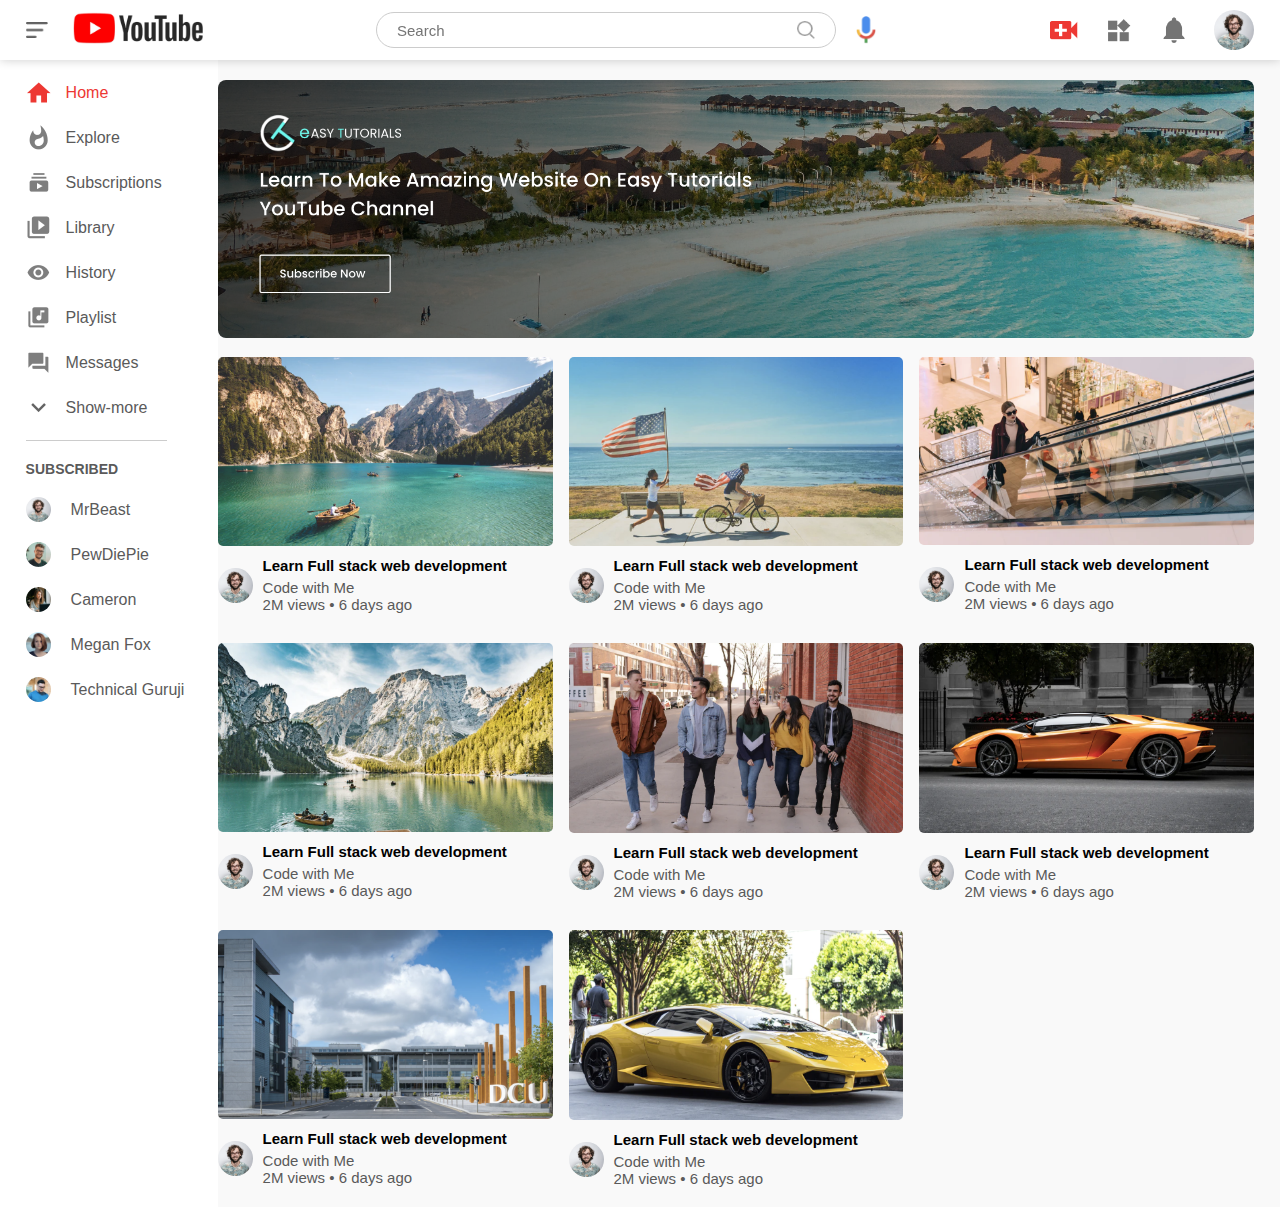
<file: index.html>
<!DOCTYPE html>
<html lang="en">
<head>
    <meta charset="UTF-8">
    <meta name="viewport" content="width=device-width, initial-scale=1.0">
    <title>Youtube India</title>
    <link rel="stylesheet" href="style.css">
</head>
<body>

    <nav class="flex-div">
        <div class="nav-left flex-div">
            <img src="images/menu.png" class="menu-icon">
            <a href="index.html">
                <img src="images/logo.png" class="logo">
            </a>
        </div>
        <div class="nav-middle flex-div">
            <div class="search-box flex-div">
                <input type="text" placeholder="Search">
                <img src="images/search.png" alt="Search">
            </div>
            <img src="images/voice-search.png" alt="Mic" class="mic-icon">
        </div>
        <div class="nav-right flex-div">
            <img src="images/upload.png">
            <img src="images/more.png">
            <img src="images/notification.png">
            <img src="images/Jack.png" class="user-icon">
            
        </div>
    </nav>
    <!-- sidebar -->
     <div class="sidebar">
        <div class="shortcut-links">
            <a href=""><img src="images/home.png"><p>Home</p></a>
            <a href=""><img src="images/explore.png"><p>Explore</p></a>
            <a href=""><img src="images/subscriprion.png"><p>Subscriptions</p></a>
            <a href=""><img src="images/library.png"><p>Library</p></a>
            <a href=""><img src="images/history.png"><p>History</p></a>
            <a href=""><img src="images/playlist.png"><p>Playlist</p></a>
            <a href=""><img src="images/messages.png"><p>Messages</p></a>
            <a href=""><img src="images/show-more.png"><p>Show-more</p></a>
            <hr>
        </div>
        <div class="sub-list">
            <h3>SUBSCRIBED</h3>
            <a href=""><img src="images/Jack.png"><p>MrBeast</p></a>
            <a href=""><img src="images/simon.png"><p>PewDiePie</p></a>
            <a href=""><img src="images/cameron.png"><p>Cameron</p></a>
            <a href=""><img src="images/megan.png"><p>Megan Fox</p></a>
            <a href=""><img src="images/tom.png"><p>Technical Guruji</p></a>
        </div>
     </div>

     <!-- main page -->
      <div class="container">
        <div class="banner">
            <img src="images/banner.png" >
        </div>
        <div class="list-container">
            <div class="vid-list">
                <a href="video.html">
                <img src="images/thumbnail1.png" class="thumbnail">
                </a>
                <div class="flex-div">
                    <img src="images/Jack.png">
                    <div class="vid-info">
                        <a href="video.html">Learn Full stack web development</a>
                        <p>Code with Me</p>
                        <p>2M views &bull; 6 days ago</p>
                    </div>
                </div>
            </div>
            <div class="vid-list">
                <a href="video.html">
                <img src="images/thumbnail2.png" class="thumbnail">
                </a>
                <div class="flex-div">
                    <img src="images/Jack.png">
                    <div class="vid-info">
                        <a href="video.html">Learn Full stack web development</a>
                        <p>Code with Me</p>
                        <p>2M views &bull; 6 days ago</p>
                    </div>
                </div>
            </div>
            <div class="vid-list">
                <a href="video.html">
                <img src="images/thumbnail3.png" class="thumbnail">
                </a>
                <div class="flex-div">
                    <img src="images/Jack.png">
                    <div class="vid-info">
                        <a href="video.html">Learn Full stack web development</a>
                        <p>Code with Me</p>
                        <p>2M views &bull; 6 days ago</p>
                    </div>
                </div>
            </div>
            <div class="vid-list">
                <a href="video.html">
                <img src="images/thumbnail4.png" class="thumbnail">
                </a>
                <div class="flex-div">
                    <img src="images/Jack.png">
                    <div class="vid-info">
                        <a href="video.html">Learn Full stack web development</a>
                        <p>Code with Me</p>
                        <p>2M views &bull; 6 days ago</p>
                    </div>
                </div>
            </div>
            <div class="vid-list">
                <a href="video.html">
                <img src="images/thumbnail5.png" class="thumbnail">
                </a>
                <div class="flex-div">
                    <img src="images/Jack.png">
                    <div class="vid-info">
                        <a href="video.html">Learn Full stack web development</a>
                        <p>Code with Me</p>
                        <p>2M views &bull; 6 days ago</p>
                    </div>
                </div>
            </div>
            <div class="vid-list">
                <a href="video.html">
                <img src="images/thumbnail6.png" class="thumbnail">
                </a>
                <div class="flex-div">
                    <img src="images/Jack.png">
                    <div class="vid-info">
                        <a href="video.html">Learn Full stack web development</a>
                        <p>Code with Me</p>
                        <p>2M views &bull; 6 days ago</p>
                    </div>
                </div>
            </div>
            <div class="vid-list">
                <a href="video.html">
                <img src="images/thumbnail7.png" class="thumbnail">
                </a>
                <div class="flex-div">
                    <img src="images/Jack.png">
                    <div class="vid-info">
                        <a href="video.html">Learn Full stack web development</a>
                        <p>Code with Me</p>
                        <p>2M views &bull; 6 days ago</p>
                    </div>
                </div>
            </div>
            <div class="vid-list">
                <a href="video.html">
                <img src="images/thumbnail8.png" class="thumbnail">
                </a>
                <div class="flex-div">
                    <img src="images/Jack.png">
                    <div class="vid-info">
                        <a href="video.html">Learn Full stack web development</a>
                        <p>Code with Me</p>
                        <p>2M views &bull; 6 days ago</p>
                    </div>
                </div>
            </div>
        </div>

      </div>

     <script src="script.js"></script>
</body>
</html>
</file>
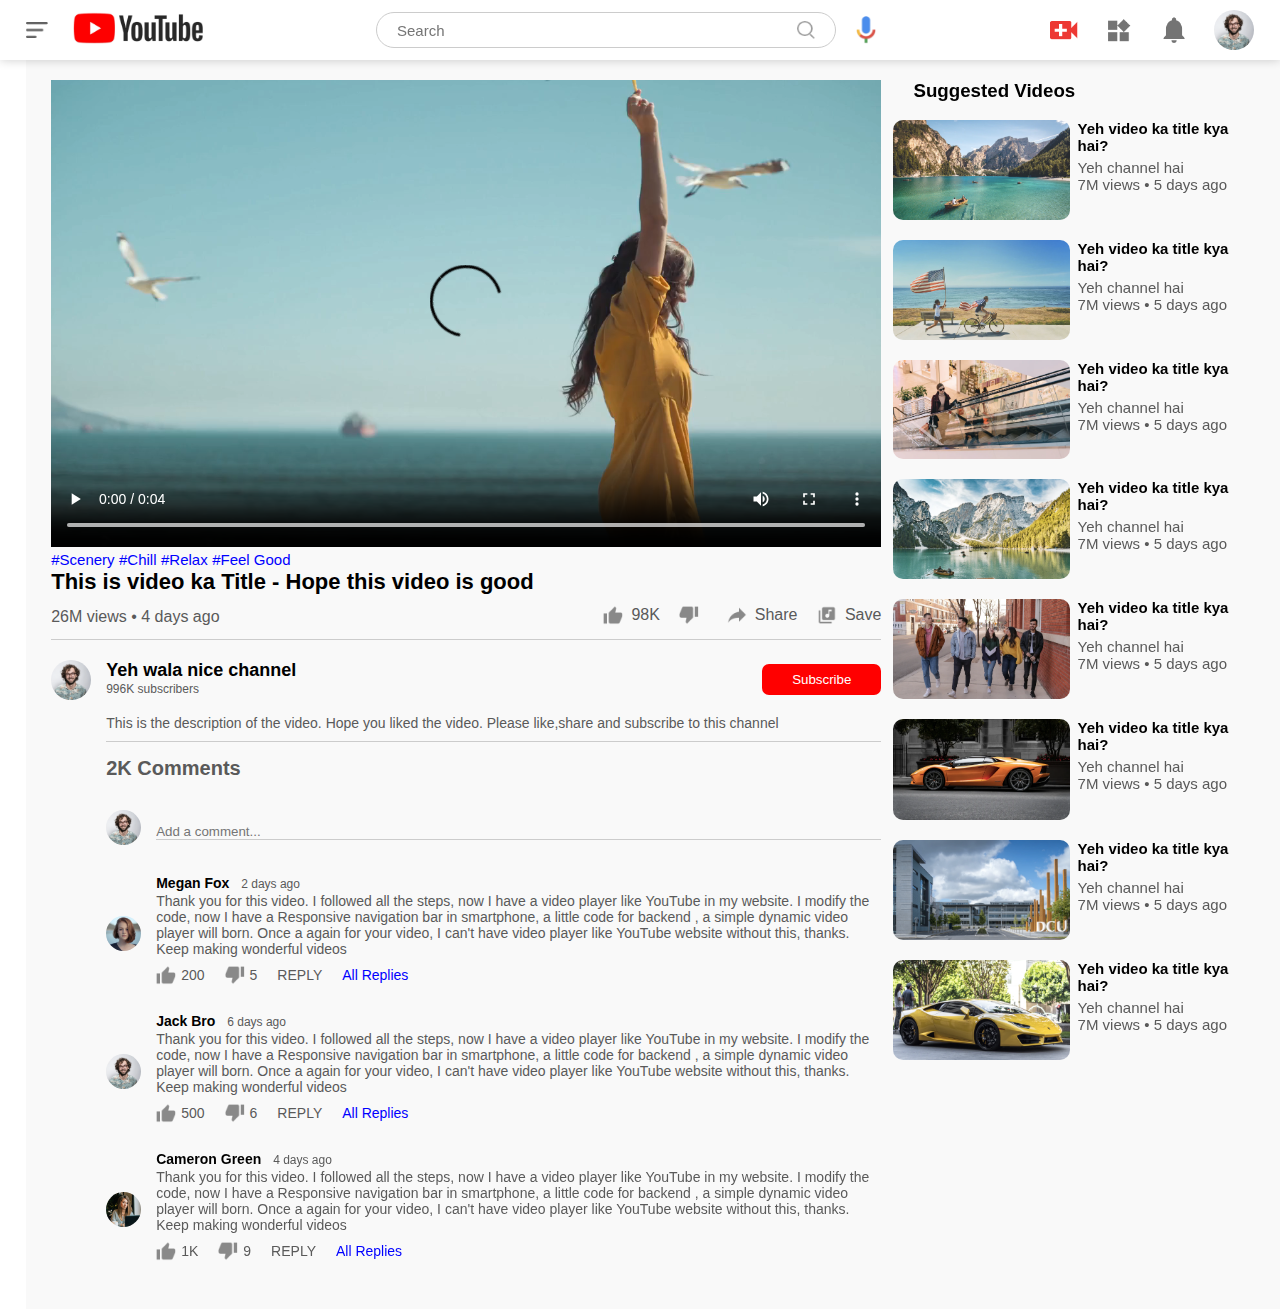
<file: video.html>
<!DOCTYPE html>
<html lang="en">
<head>
    <meta charset="UTF-8">
    <meta name="viewport" content="width=device-width, initial-scale=1.0">
    <title>Playing Youtube Video</title>
    <link rel="stylesheet" href="style.css">
</head>
<body>
    <nav class="flex-div">
        <div class="nav-left flex-div">
            <img src="images/menu.png" class="menu-icon">
            <a href="index.html">
                <img src="images/logo.png" class="logo">
            </a>
        </div>
        <div class="nav-middle flex-div">
            <div class="search-box flex-div">
                <input type="text" placeholder="Search">
                <img src="images/search.png" alt="Search">
            </div>
            <img src="images/voice-search.png" alt="Mic" class="mic-icon">
        </div>
        <div class="nav-right flex-div">
            <img src="images/upload.png">
            <img src="images/more.png">
            <img src="images/notification.png">
            <img src="images/Jack.png" class="user-icon">
            
        </div>
    </nav>

    <div class="container play">
        <div class="row">
            <div class="play-vid">
                <video controls autoplay>
                    <source src="images/video.mp4" type="video/mp4">
                </video>
                <div class="tags">
                    <a href="">#Scenery</a>
                    <a href="">#Chill</a>
                    <a href="">#Relax</a>
                    <a href="">#Feel Good</a>
                </div>
                <h3>This is video ka Title - Hope this video is good</h3>
                <div class="play-vid-info">
                    <p>26M views &bull; 4 days ago</p>
                    <div>
                        <a href=""><img src="images/like.png">98K</a>
                        <a href=""><img src="images/dislike.png"></a>
                        <a href=""><img src="images/share.png">Share</a>
                        <a href=""><img src="images/save.png">Save</a>
                    </div>
                </div>
                <hr>

                <div class="publisher">
                    <img src="images/Jack.png">
                    <div>
                        <p>Yeh wala nice channel</p>
                        <span>996K subscribers</span>
                    </div>
                    <button type="button">Subscribe</button>
                </div>
                <div class="vid-des">
                    <p>This is the description of the video. Hope you liked the video. Please like,share and subscribe to this channel</p>
                    <hr>
                    <h4>2K Comments</h4>

                    <div class="add-comment">
                        <img src="images/Jack.png">
                        <input type="text" placeholder="Add a comment...">

                    </div>
                    <div class="old-comment">
                        <img src="images/megan.png" alt="">
                        <div>
                            <h3>Megan Fox <span>2 days ago</span></h3>
                            <p>Thank you for this video. I followed all the steps, now I have a video player like YouTube
                                 in my website. I  modify the code, now I have a Responsive navigation bar in smartphone, 
                                 a little code  for backend , a simple dynamic video player will born. Once a again for your video,
                                 I can't have video player like YouTube website without this, thanks. Keep making wonderful videos</p>
                                 <div class="cmt-action">
                                    <img src="images/like.png" alt="">
                                    <span>200</span>
                                    <img src="images/dislike.png" alt="">
                                    <span>5</span>
                                    <span>REPLY</span>
                                    <a href="">All Replies</a>
                                 </div>
                        </div>
                    </div>
                    <div class="old-comment">
                        <img src="images/Jack.png" alt="">
                        <div>
                            <h3>Jack Bro <span>6 days ago</span></h3>
                            <p>Thank you for this video. I followed all the steps, now I have a video player like YouTube
                                 in my website. I  modify the code, now I have a Responsive navigation bar in smartphone, 
                                 a little code  for backend , a simple dynamic video player will born. Once a again for your video,
                                 I can't have video player like YouTube website without this, thanks. Keep making wonderful videos</p>
                                 <div class="cmt-action">
                                    <img src="images/like.png" alt="">
                                    <span>500</span>
                                    <img src="images/dislike.png" alt="">
                                    <span>6</span>
                                    <span>REPLY</span>
                                    <a href="">All Replies</a>
                                 </div>
                        </div>
                    </div>
                    <div class="old-comment">
                        <img src="images/cameron.png" alt="">
                        <div>
                            <h3>Cameron Green <span>4 days ago</span></h3>
                            <p>Thank you for this video. I followed all the steps, now I have a video player like YouTube
                                 in my website. I  modify the code, now I have a Responsive navigation bar in smartphone, 
                                 a little code  for backend , a simple dynamic video player will born. Once a again for your video,
                                 I can't have video player like YouTube website without this, thanks. Keep making wonderful videos</p>
                                 <div class="cmt-action">
                                    <img src="images/like.png" alt="">
                                    <span>1K</span>
                                    <img src="images/dislike.png" alt="">
                                    <span>9</span>
                                    <span>REPLY</span>
                                    <a href="">All Replies</a>
                                 </div>
                        </div>
                    </div>

                </div>

            </div>
            <div class="right-sidebar">
                <h3 style="margin-left: 20px;">Suggested Videos</h3>
                <br>
                <div class="side-video-list">
                    <a href="" class="small-thumbnail">
                        <img src="images/thumbnail1.png">
                    </a>
                    <div class="vid-info">
                        <a href="">Yeh video ka title kya hai?</a>
                        <p>Yeh channel hai</p>
                        <p>7M views &bull; 5 days ago</p>
                    </div>
                </div>
                <div class="side-video-list">
                    <a href="" class="small-thumbnail">
                        <img src="images/thumbnail2.png">
                    </a>
                    <div class="vid-info">
                        <a href="">Yeh video ka title kya hai?</a>
                        <p>Yeh channel hai</p>
                        <p>7M views &bull; 5 days ago</p>
                    </div>
                </div>
                <div class="side-video-list">
                    <a href="" class="small-thumbnail">
                        <img src="images/thumbnail3.png">
                    </a>
                    <div class="vid-info">
                        <a href="">Yeh video ka title kya hai?</a>
                        <p>Yeh channel hai</p>
                        <p>7M views &bull; 5 days ago</p>
                    </div>
                </div>
                <div class="side-video-list">
                    <a href="" class="small-thumbnail">
                        <img src="images/thumbnail4.png">
                    </a>
                    <div class="vid-info">
                        <a href="">Yeh video ka title kya hai?</a>
                        <p>Yeh channel hai</p>
                        <p>7M views &bull; 5 days ago</p>
                    </div>
                </div>
                <div class="side-video-list">
                    <a href="" class="small-thumbnail">
                        <img src="images/thumbnail5.png">
                    </a>
                    <div class="vid-info">
                        <a href="">Yeh video ka title kya hai?</a>
                        <p>Yeh channel hai</p>
                        <p>7M views &bull; 5 days ago</p>
                    </div>
                </div>
                <div class="side-video-list">
                    <a href="" class="small-thumbnail">
                        <img src="images/thumbnail6.png">
                    </a>
                    <div class="vid-info">
                        <a href="">Yeh video ka title kya hai?</a>
                        <p>Yeh channel hai</p>
                        <p>7M views &bull; 5 days ago</p>
                    </div>
                </div>
                <div class="side-video-list">
                    <a href="" class="small-thumbnail">
                        <img src="images/thumbnail7.png">
                    </a>
                    <div class="vid-info">
                        <a href="">Yeh video ka title kya hai?</a>
                        <p>Yeh channel hai</p>
                        <p>7M views &bull; 5 days ago</p>
                    </div>
                </div>
                <div class="side-video-list">
                    <a href="" class="small-thumbnail">
                        <img src="images/thumbnail8.png">
                    </a>
                    <div class="vid-info">
                        <a href="">Yeh video ka title kya hai?</a>
                        <p>Yeh channel hai</p>
                        <p>7M views &bull; 5 days ago</p>
                    </div>
                </div>

            </div>

        </div>
    </div>
</body>
</html>
</file>
<file: style.css>
*{
    margin: 0;
    padding: 0;
    font-family: 'poppins',sans-serif;
    box-sizing: border-box;
}

a{
    text-decoration: none;
    color: #5a5a5a;

}

img{
    cursor: pointer;

}

.flex-div{
    display: flex;
    align-items: center;

}
nav{
    padding: 10px 2%;
    justify-content: space-between;
    box-shadow: 0 0 10px rgba(0, 0, 0, 0.2);
    background: white;
    position: sticky;
    top: 0;
    z-index: 10;
    
}

.nav-right img{
    width: 30px;
    margin-right: 25px;
}

.nav-right .user-icon{
    width: 40px;
    border-radius: 50%;
    margin-right: 0;
}

.nav-left .menu-icon{
    width: 22px;
    margin-right: 25px;
}

.nav-left .logo{
    width: 130px;
}

.nav-middle .mic-icon{
    width: 20px;

}
.nav-middle .search-box{
    border: 1px solid #ccc;
    margin-right: 20px;
    padding: 8px 20px;
    border-radius: 25px;
}

.nav-middle .search-box input{
    width: 400px;
    border: 0;
    outline: 0;
    background: transparent;
    font-size: 15px;

}
.nav-middle .search-box img{
    width: 18px;
}
.sidebar{
    background: white;
    width: 15%;
    height: 100vh;
    position: fixed;
    top: 0;
    padding-left: 2%;
    padding-top:80px ;
}
.shortcut-links a img{
    width: 25px;
    margin-right: 15px;
}
.shortcut-links a{
    display: flex;
    align-items: center;
    margin-bottom: 20px;
    width: fit-content;
    flex-wrap: wrap;
}

.shortcut-links a:first-child{
    color: #ed3833;
}
.sidebar hr{
    border: 0;
    height: 1px;
    background: #ccc;
    width: 85%;
    
}

.sub-list h3{
    font-size: 14px;
    margin: 20px 0;
    color: #5a5a5a;

}
.sub-list a{
    display: flex;
    align-items: center;
    margin-bottom: 20px;
    width: fit-content;
    flex-wrap: wrap;
    
}
.sub-list a img{
    border-radius: 50%;
    margin-right: 20px;
    width: 25px;

}

.small-sidebar{
    width: 5%;
}
.small-sidebar a p{
    display: none;
}
.small-sidebar h3{
    display: none;
}
.small-sidebar hr{
    /* display: none; */
    width: 50%;
    margin-bottom: 25px;
}

.container{
    background:#f9f9f9 ;
    /* padding-left: 20px; */
    padding-right: 2%;
    padding-top: 20px;
    padding-bottom: 20px;
    margin-left: 17%;
}

.large-container{
    margin-left: 7%;
}
.banner{
    margin-left: auto;
    width: 100%;
}
.banner img{
    width: 100%;
    border-radius: 8px;
}

.list-container{
    display: grid;
    grid-template-columns: repeat(auto-fit,minmax(250px,1fr));
    grid-row-gap: 30px;
    grid-column-gap: 16px;
    margin-top: 15px;
    /* margin-left: 20px; */

}

.vid-list .thumbnail{
    width: 100%;
    border-radius: 5px;
}
.vid-list .flex-div{
    align-items: flex;
    margin-top: 7px;

}
.vid-list .flex-div img{
    width: 35px;
    margin-right: 10px;
    border-radius: 50%;
}
.vid-info{
    color: #5a5a5a;
    font-size: 15px;
}
.vid-info a{
    color: #000;
    font-weight: 600;
    display: block;
    margin-bottom: 5px;
}

@media (max-width:900px){
    .menu-icon{
        display: none;
    }
    .sidebar{
        display: none;
    }
    .container, .large-container{
        padding-left: 5%;
        padding-right: 5%;
    }
    .nav-right img{
        display: none;
    }
    .nav-right .user-icon{
        display: block;
        width: 30px;

    }
    .nav-middle .search-box input{
        width: 100px;
    }
    .nav-middle .mic-icon{
        display: none;
    }
    .logo{
        width: 90px;
    }
}

.play{
    padding-left: 2%;
    margin-left: 2%;
}

.row{
    display: flex;
    justify-content: space-between;
    flex-wrap: wrap;
    /* padding-left: 2%; */
}

.play-vid{
    flex-basis: 69%;
}
.right-sidebar{
    flex-basis:30% ;
}
.play-vid video{
    width: 100%;
}

.side-video-list{
    display: flex;
    justify-content: space-between;
    margin-bottom: 8px;
}
.side-video-list img{
    width: 100%;
    border-radius: 10px;
    margin-bottom: 8px;
}

.side-video-list .small-thumbnail{
    flex-basis: 49%;
}
.side-video-list .vid-info{
    flex-basis: 49%;
}

.play-vid .tags a{
    color: #0000ff;
    font-size: 15px;
}

.play-vid h3{
    font-weight: 600;
    font-size: 22px;
}

.play-vid .play-vid-info{
    display: flex;
    align-items: center;
    justify-content: space-between;
    flex-wrap: wrap;
    margin-top: 10px;
    font-size: 14pz;
    color: #5a5a5a;

}
.play-vid .play-vid-info a img{
    width: 20px;
    margin-right: 8px;
}

.play-vid .play-vid-info a{
    display: inline-flex;
    align-items: center;
    margin-left: 15px;
}

.play-vid hr{
    border: 0;
    height: 1px;
    background:#ccc ;
    margin: 10px 0;
}
.publisher{
    display: flex;
    align-items: center;
    margin-top: 20px;
}
.publisher div{
    flex: 1;
    line-height: 18px;
}
.publisher img{
    width: 40px;
    border-radius: 50%;
    margin-right: 15px;
}

.publisher div p{
    color: #000;
    font-weight:600 ;
    font-size: 18px;

}
.publisher div span{
    font-size: 12px;
    color: #5a5a5a;
}

.publisher button{
    background: red;
    color: #fff;
    padding: 8px 30px;
    border: 0;
    outline: 0;
    border-radius: 7px;
    cursor: pointer;
    
}
.publisher button:hover{
    background-color: #f65f5a;
}
.vid-des{
    padding-left: 55px;
    margin: 15px 0;
}
.vid-des p{
    font-size: 14px;
    margin-bottom: 5px;
    color: #5a5a5a;
}
.vid-des h4{
    font-size: 20px;
    color: #5a5a5a;
    margin-top: 15px;
}
.add-comment{
    display: flex;
    align-items: center;
    margin: 30px 0;
}
.add-comment img{
    width: 35px;
    border-radius: 50%;
    margin-right: 15px;
}
.add-comment input{
    border: 0;
    outline: 0;
    border-bottom: 1px solid #ccc;
    width: 100%;
    padding-top: 10px;
    background: transparent;
}
.old-comment{
    display: flex;
    align-items: center;
    margin: 20px 0;
}
.old-comment img{
    width: 35px;
    border-radius: 50%;
    margin-right: 15px;
}
.old-comment h3{
    font-size: 14px;
    margin-bottom: 2px;
}
.old-comment h3 span{
    font-size: 12px;
    color: #5a5a5a;
    font-weight: 500;
    margin-left: 8px;
}

.old-comment .cmt-action{
    display: flex;
    align-items: center;
    margin: 8px 0;
    font-size: 14px;
}
.old-comment .cmt-action img{
    border-radius: 0;
    width: 20px;
    margin-right: 5px;
}
.old-comment .cmt-action span{
    margin-right: 20px;
    color: #5a5a5a;

}
.old-comment .cmt-action a{
    color: #0000ff;
}
@media (max-width:900px){
    .play-vid{
        flex-basis: 100%;
    }
    .sidebar{
        flex-basis: 100%;
    }
    .play{
        padding-left: 5%;
    }
    .vid-des{
        padding-left: 0;
    }
    .play-vid .play-vid-info a{
        margin-left:0 ;
        margin-right: 15px;
        margin-top: 15px;
    }
}
</file>
